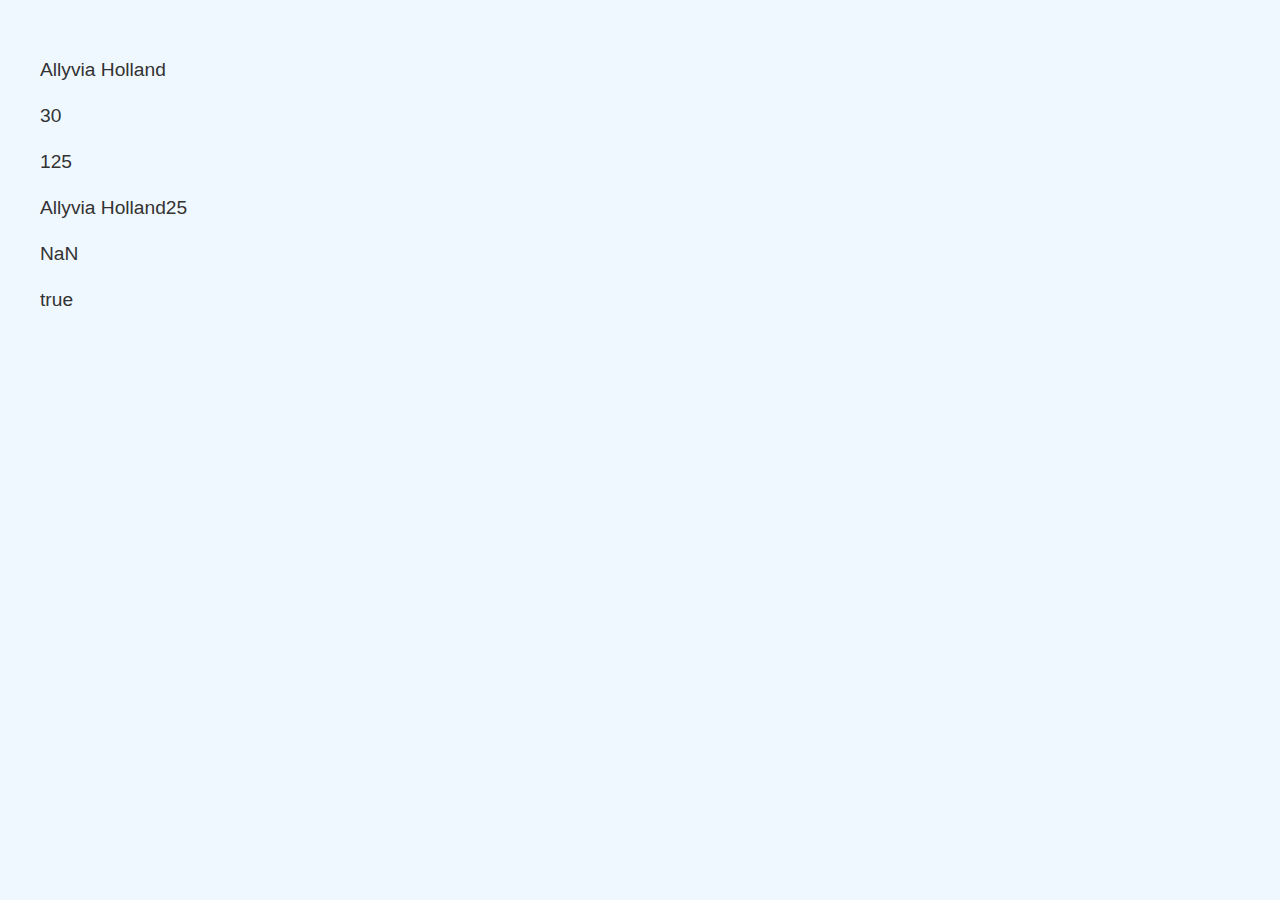
<file: Ch2Project/index.html>
<!--Allyvia Holland 06-13-25-->
<!DOCTYPE html>
<html lang="en">
<head>
  <meta charset="UTF-8">
  <title>Chapter 2 Project</title>
  <link rel="stylesheet" href="styles.css">
</head>
<body>
  <p id="p1">Johnson County Community College</p>
  <p id="p2">Johnson County Community College</p>
  <p id="p3">Johnson County Community College</p>
  <p id="p4">Johnson County Community College</p>
  <p id="p5">Johnson County Community College</p>
  <p id="p6">Johnson County Community College</p>

  <script src="project2.js"></script>
</body>
</html>
</file>
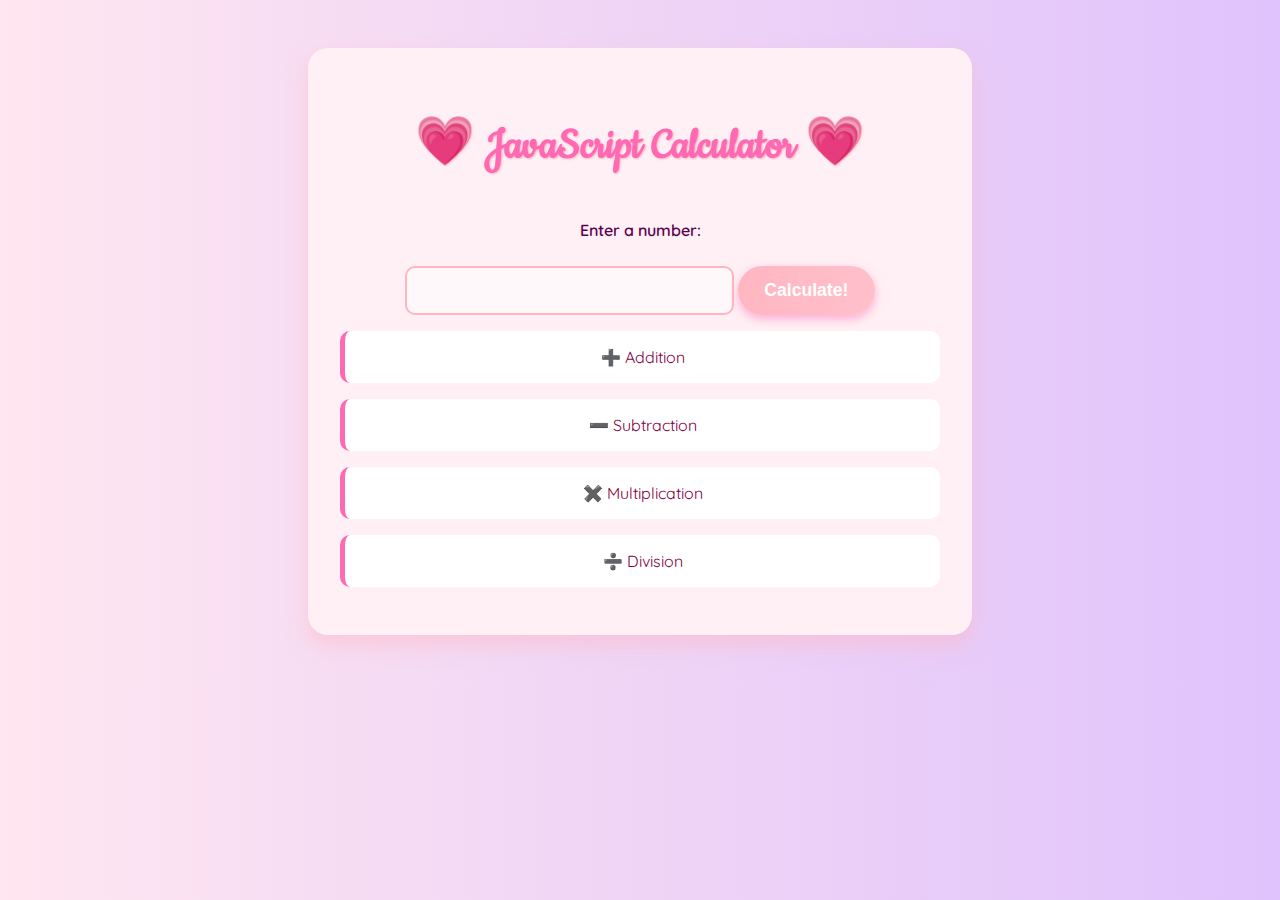
<file: FinalExam/index.html>
<!--Allyvia Holland Final Exam 07-22-25 -->
<!DOCTYPE html>
<html lang="en">
<head>
  <meta charset="UTF-8" />
  <meta name="viewport" content="width=device-width, initial-scale=1.0" />
  <title>Cute JavaScript Calculator</title>
  <link rel="stylesheet" href="style.css" />
  <link href="https://fonts.googleapis.com/css2?family=Cookie&family=Quicksand:wght@400;600&display=swap" rel="stylesheet">
</head>
<body>
  <main class="container">
    <h1>💗 JavaScript Calculator 💗</h1>

    <label for="num">Enter a number:</label>
    <input type="number" id="num" />

    <button id="calcBtn"> Calculate! </button>

    <div class="results">
      <p id="addition">➕ Addition</p>
      <p id="subtraction">➖ Subtraction</p>
      <p id="multiplication">✖️ Multiplication</p>
      <p id="division">➗ Division</p>
    </div>
  </main>

  <script src="script.js"></script>
</body>
</html>
</file>
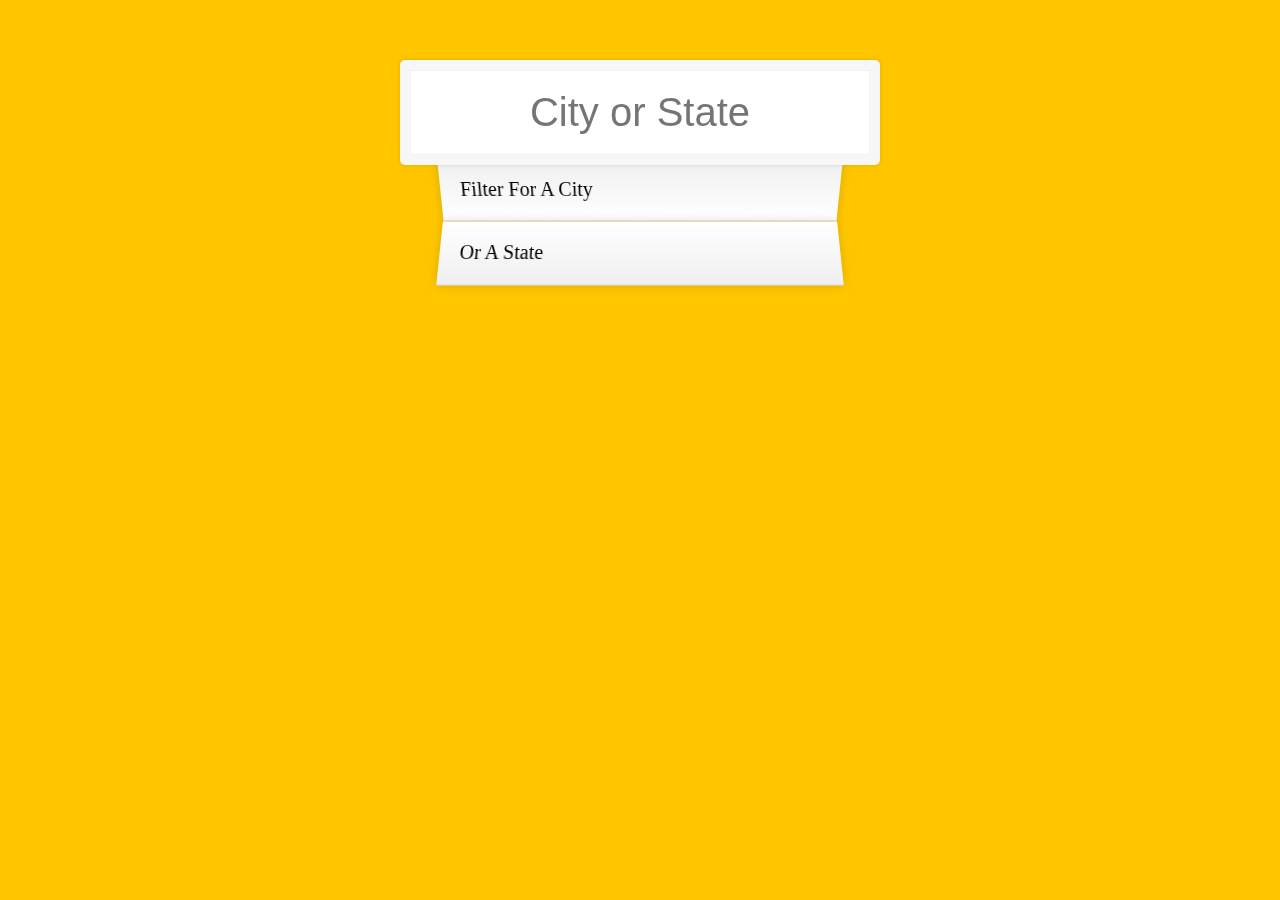
<file: Javascript1/index.html>
<!-- Allyvia Holland | 07-01-25 -->
<!-- Original idea: Type-ahead city search project inspired by Wes Bos -->
<!-- Modified by Allyvia Holland on Notepad++ -->
<!-- Made changes such as highlighted when city is typed, and filled in when clicked on -->
<!DOCTYPE html>
<html lang="en">
<head>
  <meta charset="UTF-8">
  <title>Type Ahead 👀</title>
  <link rel="stylesheet" href="style.css">
  <link rel="icon" href="https://fav.farm/✅" />
</head>
<body>

  <form class="search-form">
    <input type="text" class="search" placeholder="City or State">
    <ul class="suggestions">
      <li>Filter for a city</li>
      <li>or a state</li>
    </ul>
  </form>
<script>
const endpoint = 'https://gist.githubusercontent.com/Miserlou/c5cd8364bf9b2420bb29/raw/2bf258763cdddd704f8ffd3ea9a3e81d25e2c6f6/cities.json';

const cities = [];
fetch(endpoint)
  .then(blob => blob.json())
  .then(data => cities.push(...data));

function findMatches(wordToMatch, cities) {
  return cities.filter(place => {
    // here we need to figure out if the city or state matches what was searched
    const regex = new RegExp(wordToMatch, 'gi');
    return place.city.match(regex) || place.state.match(regex)
  });
}

function numberWithCommas(x) {
  return x.toString().replace(/\B(?=(\d{3})+(?!\d))/g, ',');
}

function displayMatches() {
  const matchArray = findMatches(this.value, cities);
  const html = matchArray.map(place => {
    const regex = new RegExp(this.value, 'gi');
    const cityName = place.city.replace(regex, `<span class="hl">${this.value}</span>`);
    const stateName = place.state.replace(regex, `<span class="hl">${this.value}</span>`);
    return `
      <li>
        <span class="name">${cityName}, ${stateName}</span>
        <span class="population">${numberWithCommas(place.population)}</span>
      </li>
    `;
  }).join('');
  suggestions.innerHTML = html;
}

const searchInput = document.querySelector('.search');
const suggestions = document.querySelector('.suggestions');

searchInput.addEventListener('change', displayMatches);
searchInput.addEventListener('keyup', displayMatches);
suggestions.addEventListener('click', function (e) {
  
  const li = e.target.closest('li');
  if (!li) return;

  // Get the city/state name from the clicked item
  const nameSpan = li.querySelector('.name');
  if (nameSpan) {
    searchInput.value = nameSpan.textContent.trim();
    suggestions.innerHTML = ''; // Clear the suggestions list after click
	
    document.querySelectorAll('.suggestions li').forEach(item => {
      item.classList.remove('selected');
    });

    // Highlight the clicked item
    li.classList.add('selected');

  
    setTimeout(() => {
      suggestions.innerHTML = '';
    }, 300);
  }
});
</script>
  </body>
</html>
</file>
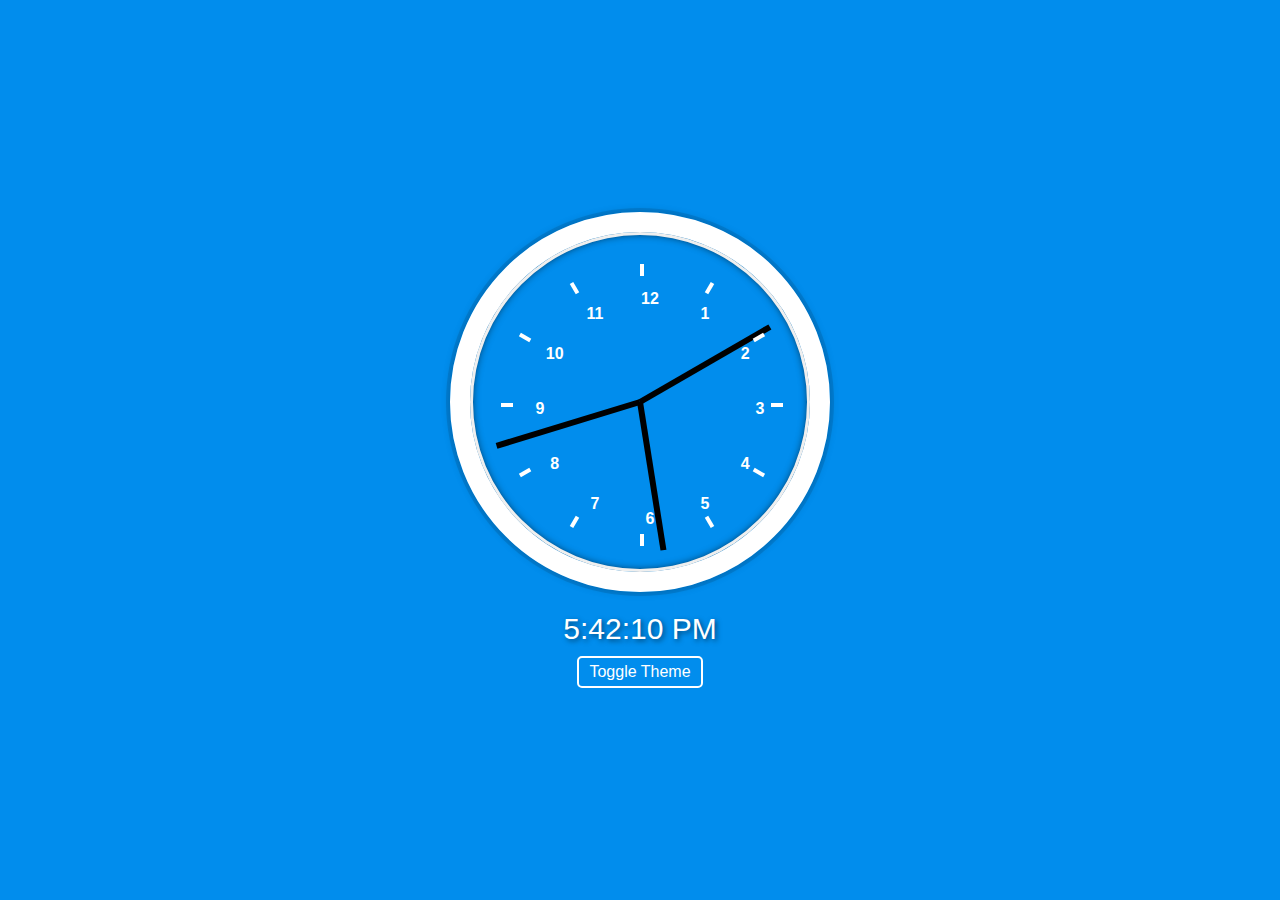
<file: Javascript2/index.html>
<!-- Allyvia Holland Javascript 1 -->
<!-- Modified by Allyvia Holland on Notepad++ -->
<!-- Original idea: CSS Clock inspired by Wes Bos -->
<!-- Linked to CSS stylesheet -->
<!-- Added theme toggle button and digital clock -->
<!-- Clock numbers and tick marks added -->
<!DOCTYPE html>
<html lang="en">
<head>
  <meta charset="UTF-8" />
  <meta name="viewport" content="width=device-width, initial-scale=1.0" />
  <title>JS + CSS Clock with Numbers</title>
  <link rel="icon" href="https://fav.farm/⏰" />
  <link rel="stylesheet" href="styles.css"/>
</head>
<body>
  <h1 class="sr-only">Accessible JavaScript Clock</h1>

  <div class="clock" aria-label="Analog Clock">
    <div class="clock-face" id="clock-face">
      <div class="hand hour-hand"></div>
      <div class="hand min-hand"></div>
      <div class="hand second-hand"></div>
    </div>
  </div>

  <div class="digital-clock" id="digital-clock" aria-label="Digital Time"></div>
  <button class="theme-toggle" onclick="toggleTheme()">Toggle Theme</button>

  <script>
    const secondHand = document.querySelector('.second-hand');
    const minsHand = document.querySelector('.min-hand');
    const hourHand = document.querySelector('.hour-hand');
    const digital = document.getElementById("digital-clock");
    const clockFace = document.getElementById("clock-face");

    // Add tick marks and upright numbers
    for (let i = 1; i <= 12; i++) {
      const angle = i * 30;

      const tick = document.createElement("div");
      tick.classList.add("tick");
      tick.style.transform = `rotate(${angle}deg) translateY(-13.5rem)`;
      clockFace.appendChild(tick);

      const number = document.createElement("div");
      number.classList.add("number");
      number.textContent = i;
      number.style.transform = `rotate(${angle}deg) translateY(-11rem) rotate(-${angle}deg)`;
      clockFace.appendChild(number);
    }

    function setDate() {
      const now = new Date();

      const seconds = now.getSeconds();
      const secondsDegrees = ((seconds / 60) * 360) + 90;
      secondHand.style.transform = `rotate(${secondsDegrees}deg)`;

      const mins = now.getMinutes();
      const minsDegrees = ((mins / 60) * 360) + ((seconds / 60) * 6) + 90;
      minsHand.style.transform = `rotate(${minsDegrees}deg)`;

      const hour = now.getHours();
      const hourDegrees = ((hour / 12) * 360) + ((mins / 60) * 30) + 90;
      hourHand.style.transform = `rotate(${hourDegrees}deg)`;

      digital.textContent = now.toLocaleTimeString();
    }

    function toggleTheme() {
      document.body.classList.toggle('dark');
    }

    setInterval(setDate, 1000);
    setDate();
  </script>
</body>
</html>
</file>
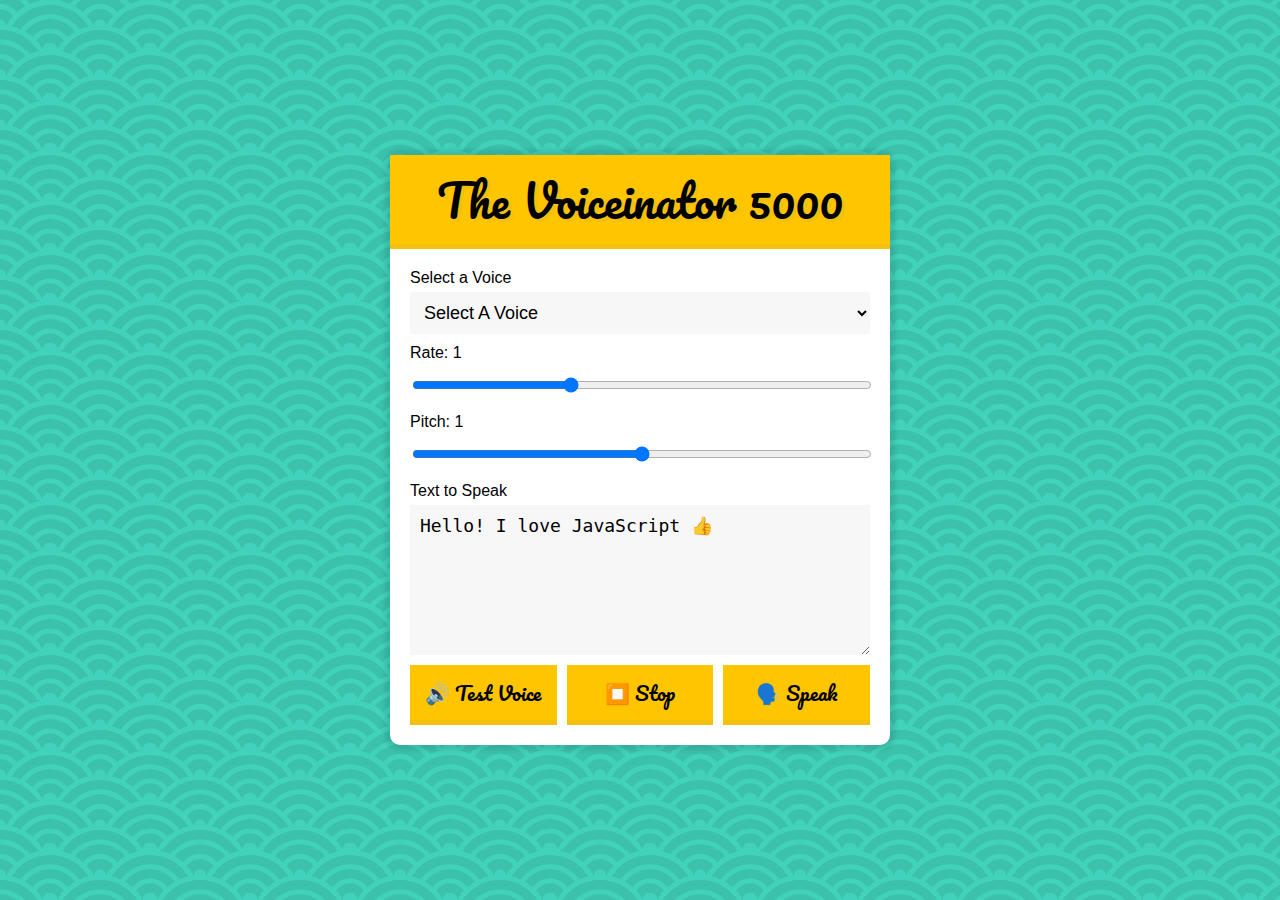
<file: Javascript3/index.html>
<!-- Allyvia Holland Javascript 3-->
<!-- Linked external stylesheet and Google Font (Pacifico) -->
<!-- Added labels with <span> elements to show live rate/pitch values -->
<!-- Added a "Test Voice" button for voice preview -->
<!-- Added aria-labels for accessibility and screen reader support -->
<!--New: incorporating new sounds to the file-->
<!DOCTYPE html>
<html lang="en">
<head>
  <meta charset="UTF-8" />
  <meta name="viewport" content="width=device-width, initial-scale=1.0"/>
  <title>The Voiceinator 5000</title>
  <link rel="stylesheet" href="style.css" />
  <link href="https://fonts.googleapis.com/css?family=Pacifico&display=swap" rel="stylesheet" />
  <link rel="icon" href="https://fav.farm/✅" />
</head>
<body>

  <main class="voiceinator" aria-label="Text-to-Speech Synthesizer">
    <h1>The Voiceinator 5000</h1>
    <form>
      <label for="voices">Select a Voice</label>
      <select name="voice" id="voices">
        <option value="">Select A Voice</option>
      </select>

      <label for="rate">Rate: <span id="rate-val">1</span></label>
      <input name="rate" id="rate" type="range" min="0" max="3" value="1" step="0.1" aria-valuemin="0" aria-valuemax="3" aria-valuenow="1" />

      <label for="pitch">Pitch: <span id="pitch-val">1</span></label>
      <input name="pitch" id="pitch" type="range" min="0" max="2" value="1" step="0.1" aria-valuemin="0" aria-valuemax="2" aria-valuenow="1" />

      <label for="text">Text to Speak</label>
      <textarea name="text" id="text">Hello! I love JavaScript 👍</textarea>

      <div class="button-group">
        <button type="button" id="test">🔊 Test Voice</button>
        <button type="button" id="stop">⏹️ Stop</button>
        <button type="button" id="speak">🗣️ Speak</button>
      </div>
    </form>
  </main>
  <script src="script.js" defer></script>
</body>
</html>
</file>
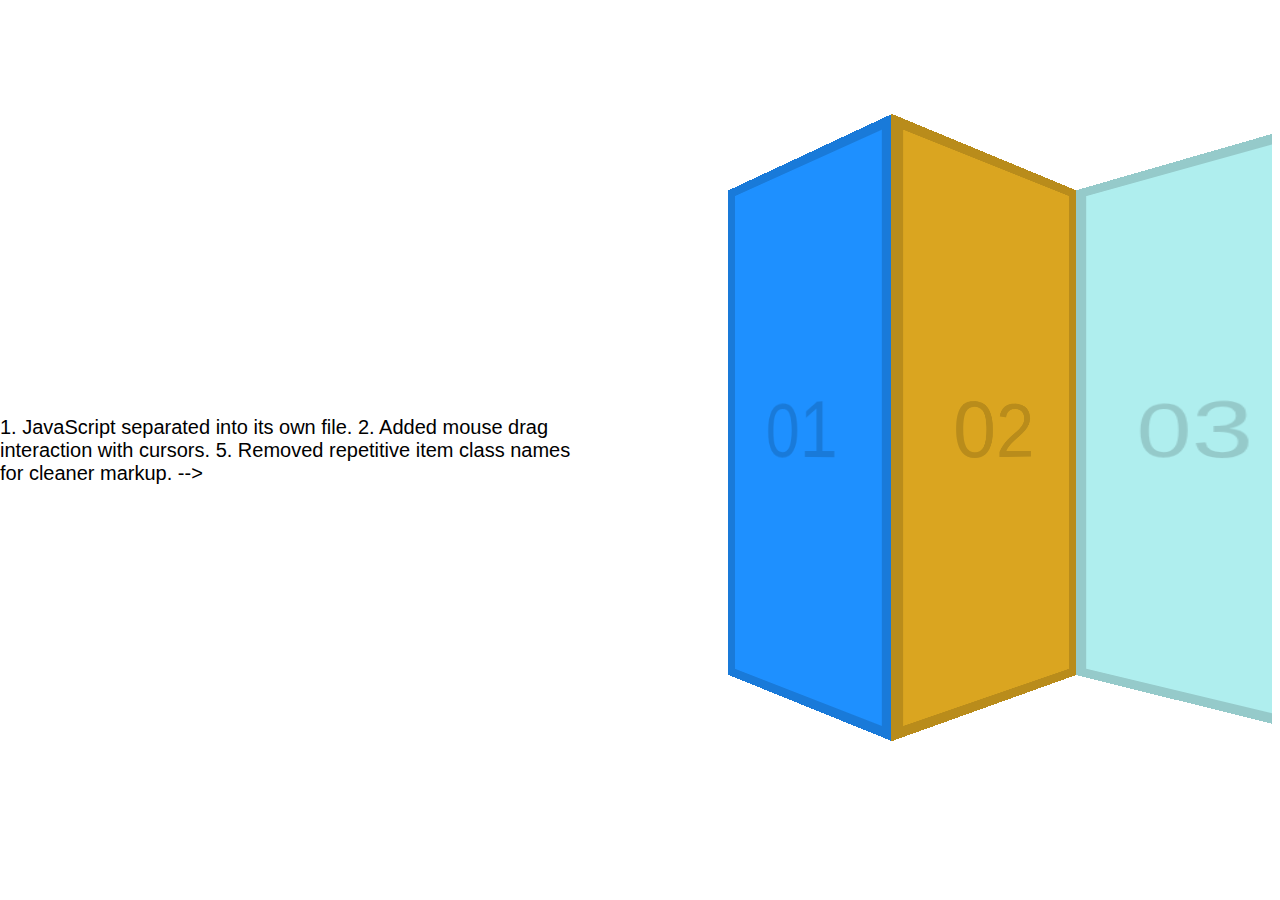
<file: Javascript4/index.html>
<!-- Allyvia Holland Javascript 5 07-24-25 
<!-- Original idea: project inspired by Wes Bos -->
<!-- Modified by Allyvia Holland on Notepad++ -->
  1. JavaScript separated into its own file.
  2. Added mouse drag interaction with cursors.
  5. Removed repetitive item class names for cleaner markup. -->
  
<!DOCTYPE html>
<html lang="en">
<head>
  <meta charset="UTF-8" />
  <title>Click and Drag</title>
  <link rel="stylesheet" href="style.css" />
  <link rel="icon" href="https://fav.farm/✅" />
</head>
<body>
  <div class="items">
    <div class="item">01</div>
    <div class="item">02</div>
    <div class="item">03</div>
    <div class="item">04</div>
    <div class="item">05</div>
    <div class="item">06</div>
    <div class="item">07</div>
    <div class="item">08</div>
    <div class="item">09</div>
    <div class="item">10</div>
    <div class="item">11</div>
    <div class="item">12</div>
    <div class="item">13</div>
    <div class="item">14</div>
    <div class="item">15</div>
    <div class="item">16</div>
    <div class="item">17</div>
    <div class="item">18</div>
    <div class="item">19</div>
    <div class="item">20</div>
    <div class="item">21</div>
    <div class="item">22</div>
    <div class="item">23</div>
    <div class="item">24</div>
    <div class="item">25</div>
  </div>

  <script src="script.js"></script>
</body>
</html>
</file>
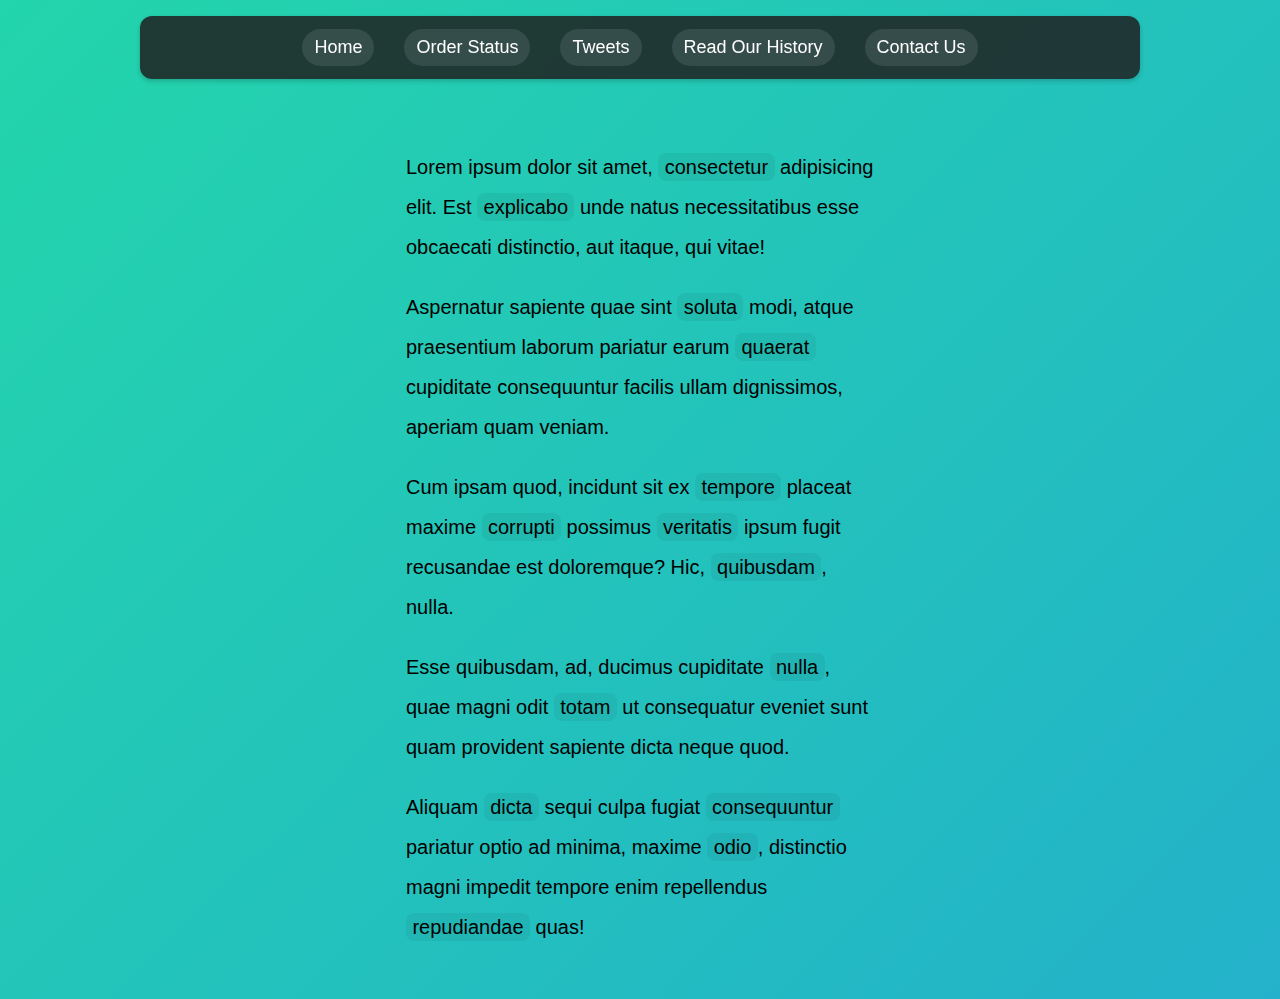
<file: Javascript5/index.html>
<!--Allyvia Holland Javascript 4 07-15-25-->
<!-- Modified by Allyvia Holland on Notepad++ -->
<!-- Original idea: Follow Along inspired by Wes Bos -->
<!-- Sticky navigation menu with styling -->
<!-- Wrapper div for text content with padding and max-width -->
<!-- JavaScript highlight box functionality moved to external file -->
<!-- Scroll progress bar element at the top of the page -->
<!DOCTYPE html>
<html lang="en">
<head>
  <meta charset="UTF-8"/>
  <meta name="viewport" content="width=device-width, initial-scale=1.0"/>
  <title>👀 Follow Along Nav</title>
  <link rel="stylesheet" href="style.css"/>
  <link rel="icon" href="https://fav.farm/✅"/>
</head>
<body>
<div class="progress-bar" id="progress"></div>
  <nav aria-label="Main Navigation">
    <ul class="menu">
      <li><a href="#">Home</a></li>
      <li><a href="#">Order Status</a></li>
      <li><a href="#">Tweets</a></li>
      <li><a href="#">Read Our History</a></li>
      <li><a href="#">Contact Us</a></li>
    </ul>
  </nav>

  <div class="wrapper">
    <p>Lorem ipsum dolor sit amet, <a href="#">consectetur</a> adipisicing elit. Est <a href="#">explicabo</a> unde natus necessitatibus esse obcaecati distinctio, aut itaque, qui vitae!</p>
    <p>Aspernatur sapiente quae sint <a href="#">soluta</a> modi, atque praesentium laborum pariatur earum <a href="#">quaerat</a> cupiditate consequuntur facilis ullam dignissimos, aperiam quam veniam.</p>
    <p>Cum ipsam quod, incidunt sit ex <a href="#">tempore</a> placeat maxime <a href="#">corrupti</a> possimus <a href="#">veritatis</a> ipsum fugit recusandae est doloremque? Hic, <a href="#">quibusdam</a>, nulla.</p>
    <p>Esse quibusdam, ad, ducimus cupiditate <a href="#">nulla</a>, quae magni odit <a href="#">totam</a> ut consequatur eveniet sunt quam provident sapiente dicta neque quod.</p>
    <p>Aliquam <a href="#">dicta</a> sequi culpa fugiat <a href="#">consequuntur</a> pariatur optio ad minima, maxime <a href="#">odio</a>, distinctio magni impedit tempore enim repellendus <a href="#">repudiandae</a> quas!</p>
  </div>
  <script src="script.js" defer></script>
</body>
</html>
</file>
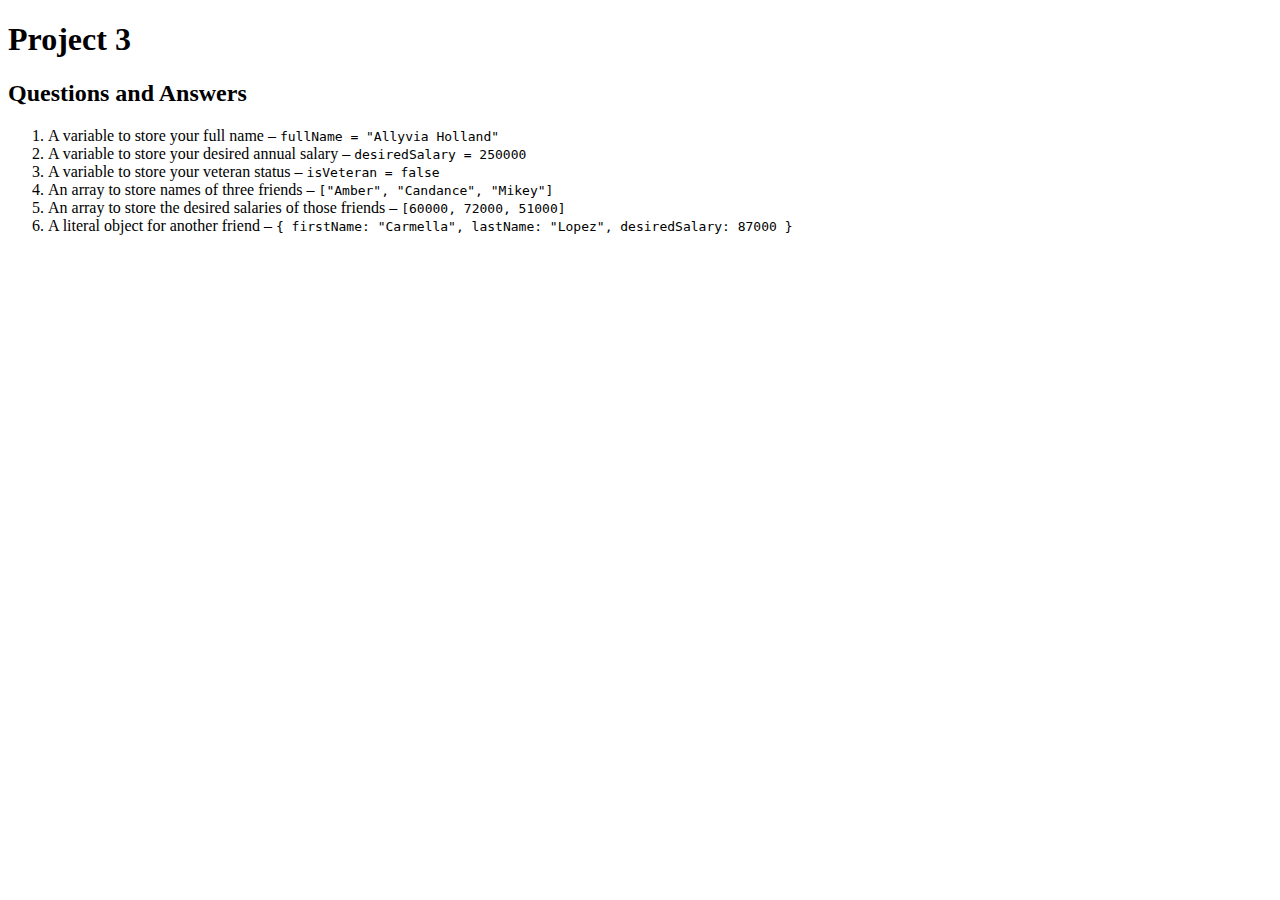
<file: Project 3/index.html>
<!--Allyvia Holland 06-29-25-->

<!DOCTYPE html>
<html lang="en">
<head>
  <meta charset="UTF-8">
  <title>Project 3</title>
  <meta name="viewport" content="width=device-width, initial-scale=1.0">
</head>
<body>
  <header>
    <h1>Project 3</h1>
  </header>

  <main>
    <section>
      <h2>Questions and Answers</h2>
      <ol>
        <li>A variable to store your full name – <code>fullName = "Allyvia Holland"</code></li>
        <li>A variable to store your desired annual salary – <code>desiredSalary = 250000</code></li>
        <li>A variable to store your veteran status – <code>isVeteran = false</code></li>
        <li>An array to store names of three friends – <code>["Amber", "Candance", "Mikey"]</code></li>
        <li>An array to store the desired salaries of those friends – <code>[60000, 72000, 51000]</code></li>
        <li>A literal object for another friend – <code>{ firstName: "Carmella", lastName: "Lopez", desiredSalary: 87000 }</code></li>
      </ol>
    </section>
  </main>
  <script src="js.js"></script>
</body>
</html>
</file>
<file: Ch2Project/styles.css>
body {
  font-family: Arial, sans-serif;
  background-color: #f0f8ff;
  color: #333;
  padding: 2rem;
}

p {
  margin-bottom: 1.5rem;
  font-size: 1.2rem;
}
</file>
<file: FinalExam/style.css>
/*Allyvia Holland Final Exam 07-22-25 */
body {
  font-family: 'Quicksand', sans-serif;
  background: linear-gradient(to right, #ffe6f0, #e0c3fc);
  color: #5c004f;
  margin: 0;
  padding: 1em;
}

/* Container */
.container {
  max-width: 600px;
  margin: 2em auto;
  background: #fff0f5;
  padding: 2em;
  border-radius: 20px;
  box-shadow: 0 10px 20px rgba(255, 182, 193, 0.5);
  text-align: center;
}

/* Header */
h1 {
  font-family: 'Cookie', cursive;
  font-size: 3em;
  margin-bottom: 1em;
  color: #ff69b4;
  text-shadow: 1px 1px 2px #ffb6c1;
}

/* Input */
label {
  display: block;
  margin-bottom: 0.5em;
  font-weight: 600;
}

input[type="number"] {
  padding: 0.7em;
  border: 2px solid #ffb6c1;
  border-radius: 10px;
  width: 100%;
  max-width: 300px;
  font-size: 1.1em;
  background-color: #fff8fb;
}

/* Button */
button {
  margin-top: 1em;
  padding: 0.8em 1.5em;
  font-size: 1.1em;
  background: linear-gradient(to right, #ffb6c1, #ffc0cb);
  color: #fff;
  border: none;
  border-radius: 25px;
  cursor: pointer;
  font-weight: bold;
  box-shadow: 0 4px 10px rgba(255, 105, 180, 0.5);
  transition: transform 0.2s ease;
}

button:hover {
  transform: scale(1.05);
  background: linear-gradient(to right, #ffc0cb, #ffb6c1);
}

/* Results */
.results p {
  background-color: #fff;
  border-left: 5px solid #ff69b4;
  border-radius: 10px;
  padding: 1em;
  margin: 1em 0;
  white-space: pre-wrap;
  font-size: 1em;
  color: #800040;
}

/* Responsive Styling */
@media (max-width: 768px) {
  h1 {
    font-size: 2.3em;
  }

  .container {
    padding: 1.5em;
  }
}

@media (max-width: 480px) {
  body {
    padding: 0.5em;
  }

  h1 {
    font-size: 2em;
  }

  input[type="number"], button {
    width: 100%;
  }
}
</file>
<file: Javascript1/style.css>
/* Allyvia Holland 07-06-25 */
/* Based on Javascript 30 projects */
html {
  box-sizing: border-box;
  background: #ffc600;
  font-family: 'helvetica neue';
  font-size: 20px;
  font-weight: 200;
}

*, *:before, *:after {
  box-sizing: inherit;
}

input {
  width: 100%;
  padding: 20px;
}

.search-form {
  max-width: 400px;
  margin: 50px auto;
}

input.search {
  margin: 0;
  text-align: center;
  outline: 0;
  border: 10px solid #F7F7F7;
  width: 120%;
  left: -10%;
  position: relative;
  top: 10px;
  z-index: 2;
  border-radius: 5px;
  font-size: 40px;
  box-shadow: 0 0 5px rgba(0, 0, 0, 0.12), inset 0 0 2px rgba(0, 0, 0, 0.19);
}

.suggestions {
  margin: 0;
  padding: 0;
  position: relative;
/*perspective: 20px;*/
}

  .suggestions li:hover {
  background-color: #ffe066;
  font-weight: bold;
  color: #222;
  cursor: pointer;
  box-shadow: 0 0 15px #ffdb4d;
  transition: background-color 0.2s ease, box-shadow 0.2s ease;
}

}
.suggestions li.selected {
  background-color: #ffe066;
  font-weight: bold;
  color: #222;
}
.suggestions li {
  background: white;
  list-style: none;
  border-bottom: 1px solid #D8D8D8;
  box-shadow: 0 0 10px rgba(0, 0, 0, 0.14);
  margin: 0;
  padding: 20px;
  transition: background 0.2s;
  display: flex;
  justify-content: space-between;
  text-transform: capitalize;
}

.suggestions li:nth-child(even) {
  transform: perspective(100px) rotateX(3deg) translateY(2px) scale(1.001);
  background: linear-gradient(to bottom,  #ffffff 0%,#EFEFEF 100%);
}

.suggestions li:nth-child(odd) {
  transform: perspective(100px) rotateX(-3deg) translateY(3px);
  background: linear-gradient(to top,  #ffffff 0%,#EFEFEF 100%);
}

span.population {
  font-size: 15px;
}

.hl {
  background: #ffc600;
}
</file>
<file: Javascript2/styles.css>
/* Allyvia Holland Project 1 */
/* Light and dark theme variables using :root and .dark body class */
/* Added styling for tick marks and upright clock numbers */
/* Responsive layout adjustments using media query */ 

:root {
  --bg-color: #018DED;
  --text-color: white;
  --hand-color: black;
  --tick-color: white;
  --clock-border: white;
}

body.dark {
  --bg-color: #111;
  --text-color: #f5f5f5;
  --hand-color: #f5f5f5;
  --tick-color: #ccc;
  --clock-border: #444;
}

html {
  background: var(--bg-color) url(https://unsplash.it/1500/1000?image=881&blur=5);
  background-size: cover;
  font-family: 'Helvetica Neue', sans-serif;
  font-size: 10px;
}

body {
  margin: 0;
  font-size: 2rem;
  display: flex;
  flex-direction: column;
  align-items: center;
  justify-content: center;
  min-height: 100vh;
  color: var(--text-color);
}

.sr-only {
  position: absolute;
  left: -10000px;
  width: 1px;
  height: 1px;
  overflow: hidden;
}

.clock {
  width: 30rem;
  height: 30rem;
  border: 20px solid var(--clock-border);
  border-radius: 50%;
  position: relative;
  padding: 2rem;
  box-shadow:
    0 0 0 4px rgba(0, 0, 0, 0.1),
    inset 0 0 0 3px #efefef,
    inset 0 0 10px black,
    0 0 10px rgba(0, 0, 0, 0.2);
}

.clock-face {
  width: 100%;
  height: 100%;
  position: relative;
  transform: translateY(-3px);
}

.hand {
  width: 50%;
  height: 6px;
  background: var(--hand-color);
  position: absolute;
  top: 50%;
  transform-origin: 100%;
  transform: rotate(90deg);
  transition: all 0.05s;
  transition-timing-function: cubic-bezier(0.1, 2.7, 0.58, 1);
}

.tick {
  position: absolute;
  width: 4px;
  height: 12px;
  background: var(--tick-color);
  top: 50%;
  left: 50%;
  transform-origin: center;
}

.number {
  position: absolute;
  top: 50%;
  left: 50%;
  transform-origin: center;
  font-size: 1.6rem;
  font-weight: bold;
  color: var(--text-color);
  width: 2rem;
  height: 2rem;
  text-align: center;
  line-height: 2rem;
  pointer-events: none;
}

.digital-clock {
  margin-top: 2rem;
  font-size: 3rem;
  text-shadow: 2px 2px 5px rgba(0, 0, 0, 0.5);
}

.theme-toggle {
  margin-top: 1rem;
  padding: 0.5rem 1rem;
  background: transparent;
  border: 2px solid var(--text-color);
  color: var(--text-color);
  font-size: 1.6rem;
  border-radius: 5px;
  cursor: pointer;
  transition: 0.3s;
}

.theme-toggle:hover {
  background: rgba(255, 255, 255, 0.1);
}

@media (max-width: 500px) {
  .clock {
    width: 20rem;
    height: 20rem;
  }

  .digital-clock {
    font-size: 2rem;
  }

  .theme-toggle {
    font-size: 1.2rem;
  }
}
</file>
<file: Javascript3/style.css>
/*Allyvia Holland Javacript 3 07-15-25*/ 
/* Based on Javascript 30 projects */
/* Made .voiceinator responsive with max-width and % scaling */
/* Styled form elements with consistent spacing and modern input styles */
/* Styled the heading with text-shadow and custom font (Pacifico) */
/* Grouped buttons in a .button-group with flex layout and spacing */
/* Styled hover and active states for better feedback */
/* Maintained original background pattern and color scheme */
html {
  font-size: 10px;
  box-sizing: border-box;
}

*, *:before, *:after {
  box-sizing: inherit;
}

body {
  margin: 0;
  padding: 0;
  font-family: sans-serif;
  background-color: #3BC1AC;
  display: flex;
  min-height: 100vh;
  align-items: center;
  justify-content: center;

  background-image:
    radial-gradient(circle at 100% 150%, #3BC1AC 24%, #42D2BB 25%, #42D2BB 28%, #3BC1AC 29%, #3BC1AC 36%, #42D2BB 36%, #42D2BB 40%, transparent 40%, transparent),
    radial-gradient(circle at 0    150%, #3BC1AC 24%, #42D2BB 25%, #42D2BB 28%, #3BC1AC 29%, #3BC1AC 36%, #42D2BB 36%, #42D2BB 40%, transparent 40%, transparent),
    radial-gradient(circle at 50%  100%, #42D2BB 10%, #3BC1AC 11%, #3BC1AC 23%, #42D2BB 24%, #42D2BB 30%, #3BC1AC 31%, #3BC1AC 43%, #42D2BB 44%, #42D2BB 50%, #3BC1AC 51%, #3BC1AC 63%, #42D2BB 64%, #42D2BB 71%, transparent 71%, transparent),
    radial-gradient(circle at 100% 50%, #42D2BB 5%, #3BC1AC 6%, #3BC1AC 15%, #42D2BB 16%, #42D2BB 20%, #3BC1AC 21%, #3BC1AC 30%, #42D2BB 31%, #42D2BB 35%, #3BC1AC 36%, #3BC1AC 45%, #42D2BB 46%, #42D2BB 49%, transparent 50%, transparent),
    radial-gradient(circle at 0    50%, #42D2BB 5%, #3BC1AC 6%, #3BC1AC 15%, #42D2BB 16%, #42D2BB 20%, #3BC1AC 21%, #3BC1AC 30%, #42D2BB 31%, #42D2BB 35%, #3BC1AC 36%, #3BC1AC 45%, #42D2BB 46%, #42D2BB 49%, transparent 50%, transparent);
  background-size: 100px 50px;
}

.voiceinator {
  padding: 2rem;
  width: 90%;
  max-width: 50rem;
  margin: 2rem auto;
  border-radius: 1rem;
  background: white;
  box-shadow: 0 0 5px 5px rgba(0, 0, 0, 0.1);
}

h1 {
  margin: -2rem -2rem 2rem -2rem;
  padding: 0.5rem;
  background: #ffc600;
  border-bottom: 5px solid #F3C010;
  text-align: center;
  font-size: 4.5rem;
  font-weight: 100;
  font-family: 'Pacifico', cursive;
  text-shadow: 3px 3px 0 #F3C010;
}

.voiceinator label {
  font-size: 1.6rem;
  display: block;
  margin: 10px 0 5px;
}

.voiceinator input,
.voiceinator select,
.voiceinator textarea {
  width: 100%;
  display: block;
  padding: 10px;
  font-size: 1.8rem;
  border: none;
  background: #F7F7F7;
  margin-bottom: 1rem;
}

textarea {
  height: 15rem;
}

.button-group {
  display: flex;
  flex-wrap: wrap;
  gap: 1rem;
  margin-top: 1rem;
}

.button-group button {
  flex: 1;
  font-size: 2rem;
  font-family: 'Pacifico', cursive;
  background: #ffc600;
  border: none;
  padding: 10px;
  border-bottom: 5px solid #F3C010;
  cursor: pointer;
  transition: background 0.3s ease;
}

.button-group button:hover {
  background: #f3c010;
}

.button-group button:active {
  top: 2px;
  position: relative;
}
</file>
<file: Javascript4/style.css>
/*Allyvia Holland Javascript 5 07-24-25*/
html {
  box-sizing: border-box;
  background: url('https://source.unsplash.com/NFs6dRTBgaM/2000x2000') fixed;
  background-size: cover;
}

*, *:before, *:after {
  box-sizing: inherit;
}

body {
  min-height: 100vh;
  display: flex;
  justify-content: center;
  align-items: center;
  font-family: sans-serif;
  font-size: 20px;
  margin: 0;
}

.items {
  height: 800px;
  padding: 100px;
  width: 100%;
  border: 1px solid white;
  overflow-x: scroll;
  overflow-y: hidden;
  white-space: nowrap;
  user-select: none;
  cursor: grab;
  transition: all 0.2s;
  transform: scale(0.98);
  will-change: transform;
  position: relative;
  background: rgba(255, 255, 255, 0.1);
  font-size: 0;
  perspective: 500px;
}

.items.active {
  background: rgba(255, 255, 255, 0.3);
  cursor: grabbing;
  transform: scale(1);
}

.item {
  width: 200px;
  height: calc(100% - 40px);
  display: inline-flex;
  align-items: center;
  justify-content: center;
  font-size: 80px;
  font-weight: 100;
  color: rgba(0, 0, 0, 0.15);
  box-shadow: inset 0 0 0 10px rgba(0, 0, 0, 0.15);
}

.item:nth-child(9n+1) { background: dodgerblue; }
.item:nth-child(9n+2) { background: goldenrod; }
.item:nth-child(9n+3) { background: paleturquoise; }
.item:nth-child(9n+4) { background: gold; }
.item:nth-child(9n+5) { background: cadetblue; }
.item:nth-child(9n+6) { background: tomato; }
.item:nth-child(9n+7) { background: lightcoral; }
.item:nth-child(9n+8) { background: darkslateblue; }
.item:nth-child(9n+9) { background: rebeccapurple; }

.item:nth-child(even) { transform: scaleX(1.31) rotateY(40deg); }
.item:nth-child(odd) { transform: scaleX(1.31) rotateY(-40deg); }
</file>
<file: Javascript5/style.css>
/*Allyvia Holland Javascript 4 07-15-25 */
/* Based on Javascript 30 projects */

html {
  box-sizing: border-box;
  font-family: sans-serif;
}

*, *::before, *::after {
  box-sizing: inherit;
}

body {
  min-height: 100vh;
  margin: 0;
  padding: 1rem;
  background: linear-gradient(-45deg, #ee7752, #e73c7e, #23a6d5, #23d5ab);
  background-size: 400% 400%;
  animation: gradientBG 15s ease infinite;
}


@keyframes gradientBG {
  0% { background-position: 0% 50%; }
  50% { background-position: 100% 50%; }
  100% { background-position: 0% 50%; }
}


.progress-bar {
  position: fixed;
  top: 0;
  left: 0;
  height: 5px;
  background: #ffc600;
  width: 0%;
  z-index: 100;
}

nav {
  position: sticky;
  top: 0;
  background: rgba(30, 30, 30, 0.85);
  backdrop-filter: blur(10px);
  padding: 0.5rem 1rem;
  z-index: 10;
  box-shadow: 0 2px 5px rgba(0, 0, 0, 0.2);
  max-width: 1000px;
  margin: 0 auto 2rem;
  border-radius: 12px;
}

.menu {
  padding: 0;
  display: flex;
  list-style: none;
  justify-content: center;
  margin: 0;
  flex-wrap: wrap;
}

.menu li {
  margin: 0 10px;
}

.menu a {
  display: inline-block;
  padding: 8px 12px;
  margin: 5px;
  font-size: 18px;
  border-radius: 20px;
  text-decoration: none;
  color: white;
  background: rgba(255, 255, 255, 0.1);
  transition: background 0.2s ease;
}

.menu a:hover,
.menu a:focus {
  background: rgba(255, 255, 255, 0.25);
  color: #fff;
  outline: none;
}

.highlight {
  transition: all 0.25s ease;
  border-radius: 8px;
  position: absolute;
  z-index: 0;
  pointer-events: none;
  background: linear-gradient(135deg, #00ffe0, #00c2ff);
  background-size: 200% 200%;
  animation: pulse 2s ease infinite;
  box-shadow: 0 4px 15px rgba(0, 0, 0, 0.2);
}

@keyframes pulse {
  0% { background-position: 0% 50%; }
  50% { background-position: 100% 50%; }
  100% { background-position: 0% 50%; }
}

.wrapper {
  margin: 0 auto;
  max-width: 500px;
  font-size: 20px;
  line-height: 2;
  position: relative;
  padding: 1rem;
}

a {
  text-decoration: none;
  color: black;
  background: rgba(0, 0, 0, 0.05);
  border-radius: 8px;
  padding: 0.2rem 0.4rem;
  transition: background 0.2s ease;
}

a:hover,
a:focus {
  background: rgba(255, 255, 255, 0.2);
  color: white;
  outline: none;
}

@media (max-width: 600px) {
  .menu {
    flex-direction: column;
    align-items: center;
    margin: 20px 0;
  }

  .menu a {
    margin: 10px 0;
    font-size: 16px;
  }

  .wrapper {
    padding: 0 1rem;
  }
}
</file>
